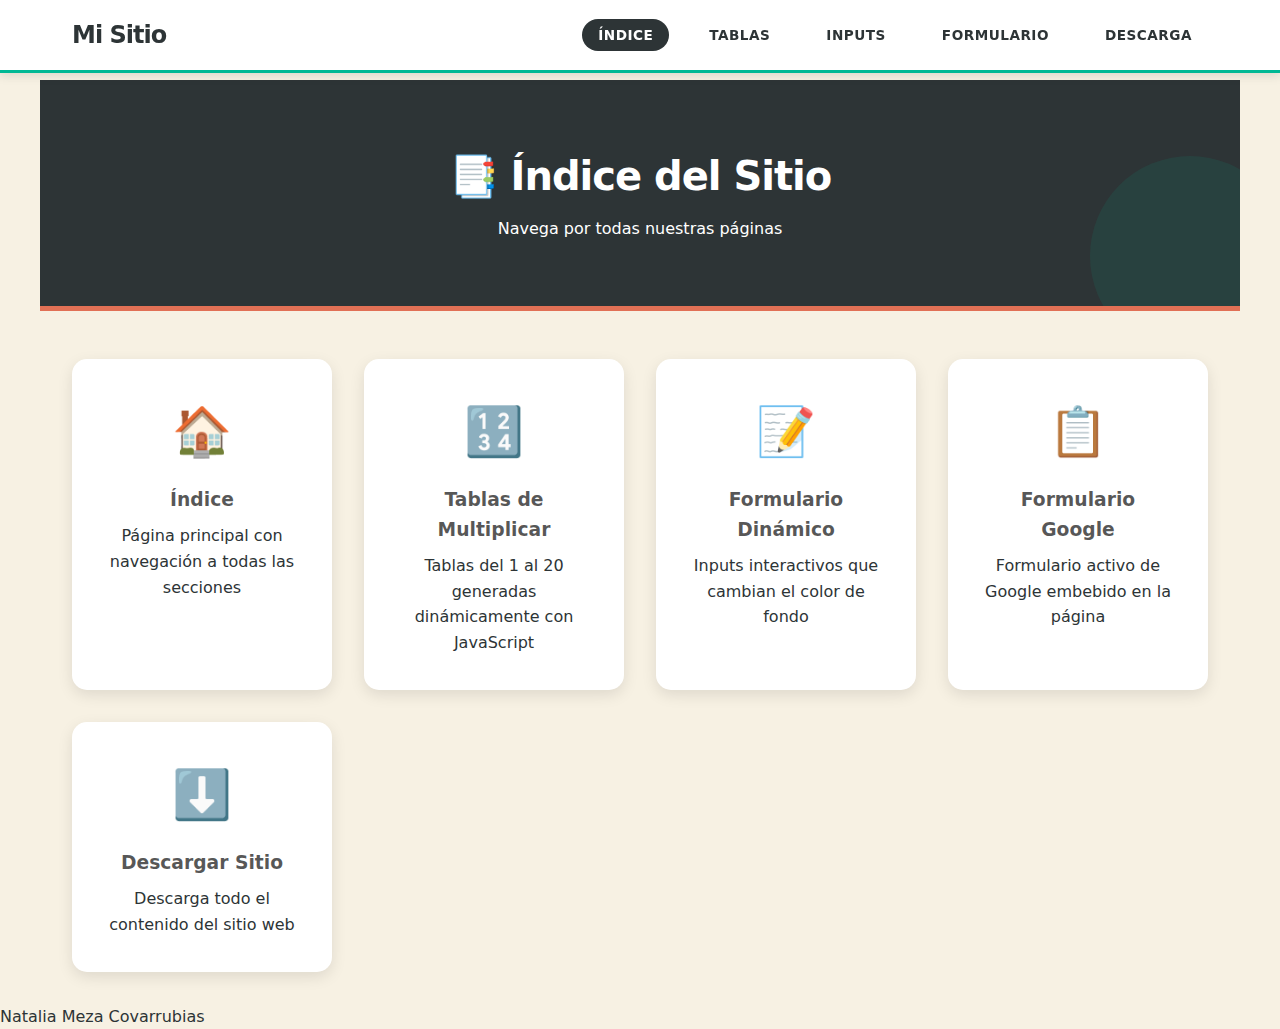
<file: index.html>
<!DOCTYPE html>
<html lang="es">
<head>
    <meta charset="UTF-8">
    <meta name="viewport" content="width=device-width, initial-scale=1.0">
    <title>Índice-Mi Sitio Web</title>
    <link rel="stylesheet" href="estilos.css">
</head>
<body>
    <nav>
        <div class="nav-container">
            <div class="logo">Mi Sitio</div>
            <ul class="nav-links" id="navLinks">
                <li><a href="index.html" class="active">Índice</a></li>
                <li><a href="tablas.html">Tablas</a></li>
                <li><a href="inputs.html">Inputs</a></li>
                <li><a href="formulario.html">Formulario</a></li>
                <li><a href="descarga.html">Descarga</a></li>
            </ul>
            <div class="mobile-menu" onclick="toggleMenu()">
                <span></span>
                <span></span>
                <span></span>
            </div>
        </div>
    </nav>

    <main>
        <div class="page-header">
            <h1>📑 Índice del Sitio</h1>
            <p>Navega por todas nuestras páginas</p>
        </div>

        <div class="nav-grid">
            <a href="index.html" class="nav-card">
                <div class="nav-icon">🏠</div>
                <h3>Índice</h3>
                <p>Página principal con navegación a todas las secciones</p>
            </a>

            <a href="tablas.html" class="nav-card">
                <div class="nav-icon">🔢</div>
                <h3>Tablas de Multiplicar</h3>
                <p>Tablas del 1 al 20 generadas dinámicamente con JavaScript</p>
            </a>

            <a href="inputs.html" class="nav-card">
                <div class="nav-icon">📝</div>
                <h3>Formulario Dinámico</h3>
                <p>Inputs interactivos que cambian el color de fondo</p>
            </a>

            <a href="formulario.html" class="nav-card">
                <div class="nav-icon">📋</div>
                <h3>Formulario Google</h3>
                <p>Formulario activo de Google embebido en la página</p>
            </a>

            <a href="descarga.html" class="nav-card">
                <div class="nav-icon">⬇️</div>
                <h3>Descargar Sitio</h3>
                <p>Descarga todo el contenido del sitio web</p>
            </a>
        </div>
    </main>

    <footer>
        <p>Natalia Meza Covarrubias</p>
    </footer>

    <script src="script.js"></script>
</body>
</html>
</file>
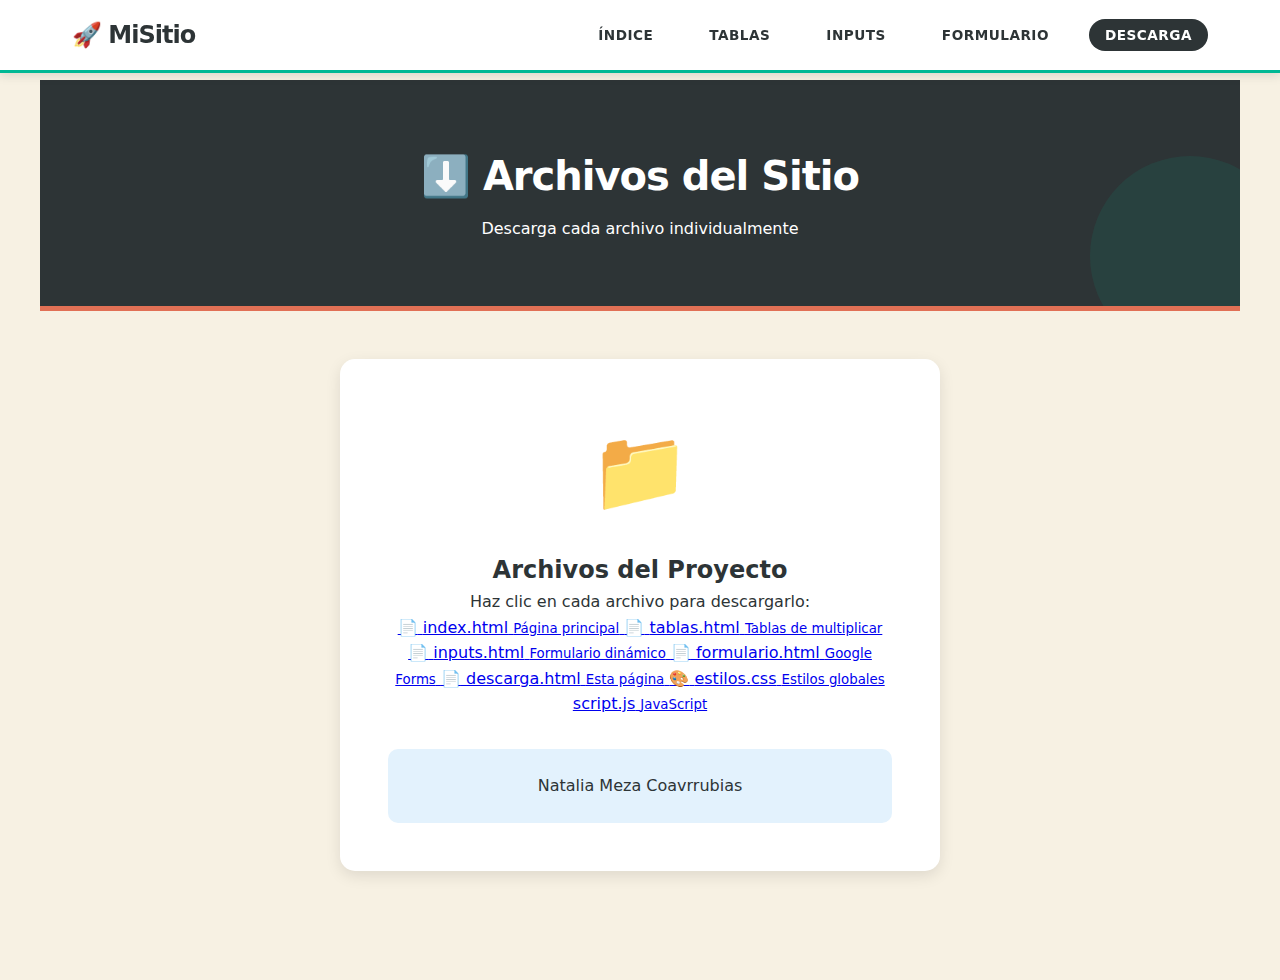
<file: descarga.html>
<!DOCTYPE html>
<html lang="es">
<head>
    <meta charset="UTF-8">
    <meta name="viewport" content="width=device-width, initial-scale=1.0">
    <title>Descargar Sitio - Mi Sitio Web</title>
    <link rel="stylesheet" href="estilos.css">
</head>
<body>
    <nav>
        <div class="nav-container">
            <div class="logo">🚀 MiSitio</div>
            <ul class="nav-links" id="navLinks">
                <li><a href="index.html">Índice</a></li>
                <li><a href="tablas.html">Tablas</a></li>
                <li><a href="inputs.html">Inputs</a></li>
                <li><a href="formulario.html">Formulario</a></li>
                <li><a href="descarga.html" class="active">Descarga</a></li>
            </ul>
            <div class="mobile-menu" onclick="toggleMenu()">
                <span></span>
                <span></span>
                <span></span>
            </div>
        </div>
    </nav>

    <main>
        <div class="page-header">
            <h1>⬇️ Archivos del Sitio</h1>
            <p>Descarga cada archivo individualmente</p>
        </div>

        <div class="download-container">
            <div class="download-icon">📁</div>
            <h2>Archivos del Proyecto</h2>
            <p>Haz clic en cada archivo para descargarlo:</p>
            
            <div class="files-grid">
                <a href="index.html" download class="file-card">
                    <span class="file-icon">📄</span>
                    <span class="file-name">index.html</span>
                    <small>Página principal</small>
                </a>
                
                <a href="tablas.html" download class="file-card">
                    <span class="file-icon">📄</span>
                    <span class="file-name">tablas.html</span>
                    <small>Tablas de multiplicar</small>
                </a>
                
                <a href="inputs.html" download class="file-card">
                    <span class="file-icon">📄</span>
                    <span class="file-name">inputs.html</span>
                    <small>Formulario dinámico</small>
                </a>
                
                <a href="formulario.html" download class="file-card">
                    <span class="file-icon">📄</span>
                    <span class="file-name">formulario.html</span>
                    <small>Google Forms</small>
                </a>
                
                <a href="descarga.html" download class="file-card">
                    <span class="file-icon">📄</span>
                    <span class="file-name">descarga.html</span>
                    <small>Esta página</small>
                </a>
                
                <a href="estilos.css" download class="file-card">
                    <span class="file-icon">🎨</span>
                    <span class="file-name">estilos.css</span>
                    <small>Estilos globales</small>
                </a>
                
                <a href="script.js" download class="file-card">
                    <span class="file-icon"></span>
                    <span class="file-name">script.js</span>
                    <small>JavaScript</small>
                </a>
            </div>

            <div style="margin-top: 2rem; padding: 1.5rem; background: #e3f2fd; border-radius: 10px;">

    <footer>
        <p>Natalia Meza Coavrrubias</p>
    </footer>

    <script src="script.js"></script>
</body>
</html>
</file>
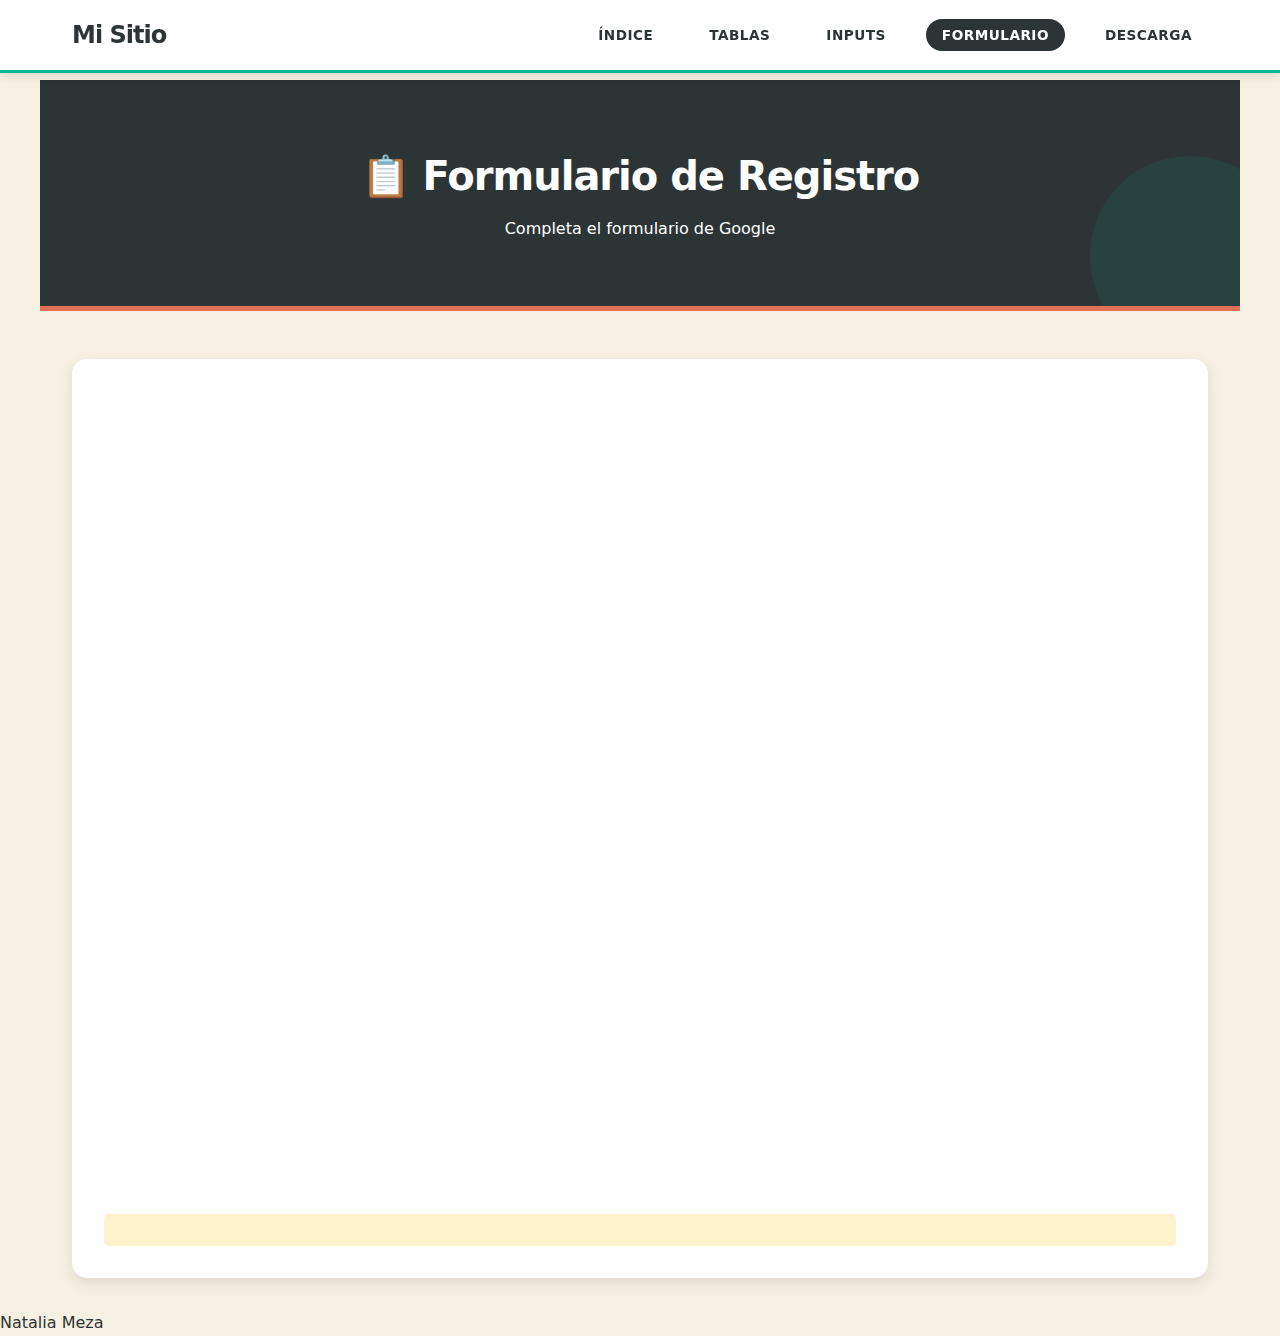
<file: formulario.html>
<!DOCTYPE html>
<html lang="es">
<head>
    <meta charset="UTF-8">
    <meta name="viewport" content="width=device-width, initial-scale=1.0">
    <title>Formulario Google - Natalia Meza</title>
    <link rel="stylesheet" href="estilos.css">
</head>
<body>
    <nav>
        <div class="nav-container">
            <div class="logo"> Mi Sitio</div>
            <ul class="nav-links" id="navLinks">
                <li><a href="index.html">Índice</a></li>
                <li><a href="tablas.html">Tablas</a></li>
                <li><a href="inputs.html">Inputs</a></li>
                <li><a href="formulario.html" class="active">Formulario</a></li>
                <li><a href="descarga.html">Descarga</a></li>
            </ul>
            <div class="mobile-menu" onclick="toggleMenu()">
                <span></span>
                <span></span>
                <span></span>
            </div>
        </div>
    </nav>

    <main>
        <div class="page-header">
            <h1>📋 Formulario de Registro</h1>
            <p>Completa el formulario de Google</p>
        </div>

        <div class="form-embed">
            
            <iframe 
                src=https://forms.gle/9roXrZ5jgtWTTbCv9
                frameborder="0" 
                marginheight="0" 
                marginwidth="0">
    
            </iframe>
            
            <div style="margin-top: 1rem; padding: 1rem; background: #fff3cd; border-radius: 5px; text-align: center;">
               
            </div>
        </div>
    </main>

    <footer>
        <p>Natalia Meza</p>
    </footer>

    <script src="script.js"></script>
</body>
</html>
</file>
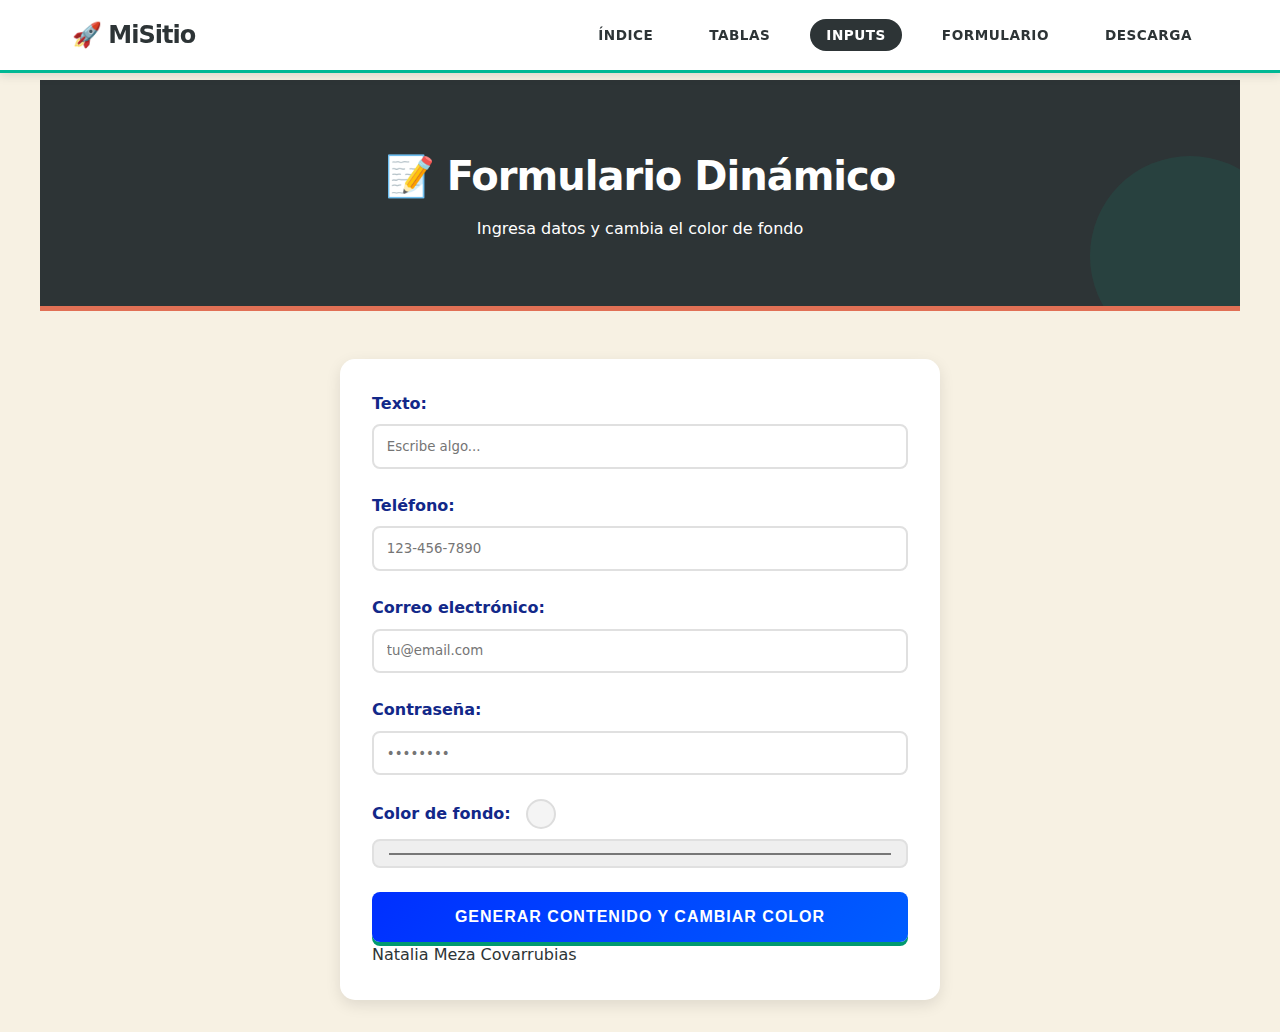
<file: inputs.html>
<!DOCTYPE html>
<html lang="es">
<head>
    <meta charset="UTF-8">
    <meta name="viewport" content="width=device-width, initial-scale=1.0">
    <title>Inputs Dinámicos - Mi Sitio Web</title>
    <link rel="stylesheet" href="estilos.css">
    <style>
       
        .color-preview {
            display: inline-block;
            width: 30px;
            height: 30px;
            border-radius: 50%;
            border: 2px solid #ddd;
            margin-left: 10px;
            vertical-align: middle;
        }
    </style>
</head>
<body>
    <nav>
        <div class="nav-container">
            <div class="logo">🚀 MiSitio</div>
            <ul class="nav-links" id="navLinks">
                <li><a href="index.html">Índice</a></li>
                <li><a href="tablas.html">Tablas</a></li>
                <li><a href="inputs.html" class="active">Inputs</a></li>
                <li><a href="formulario.html">Formulario</a></li>
                <li><a href="descarga.html">Descarga</a></li>
            </ul>
            <div class="mobile-menu" onclick="toggleMenu()">
                <span></span>
                <span></span>
                <span></span>
            </div>
        </div>
    </nav>

    <main>
        <div class="page-header">
            <h1>📝 Formulario Dinámico</h1>
            <p>Ingresa datos y cambia el color de fondo</p>
        </div>

        <div class="form-container">
            <form id="dynamicForm">
                <div class="form-group">
                    <label for="inputTexto">Texto:</label>
                    <input type="text" id="inputTexto" name="texto" placeholder="Escribe algo..." required>
                </div>

                <div class="form-group">
                    <label for="inputTelefono">Teléfono:</label>
                    <input type="tel" id="inputTelefono" name="telefono" placeholder="123-456-7890" required>
                </div>

                <div class="form-group">
                    <label for="inputCorreo">Correo electrónico:</label>
                    <input type="email" id="inputCorreo" name="correo" placeholder="tu@email.com" required>
                </div>

                <div class="form-group">
                    <label for="inputPassword">Contraseña:</label>
                    <input type="password" id="inputPassword" name="password" placeholder="••••••••" required>
                </div>

                <div class="form-group">
                    <label for="inputColor">
                        Color de fondo:
                        <span id="colorPreview" class="color-preview" style="background-color: #f4f4f4;"></span>
                    </label>
                    <input type="color" id="inputColor" name="color" value="#f4f4f4" required>
                </div>

                <button type="submit" class="btn" id="submitBtn">
                    Generar Contenido y Cambiar Color
                </button>
            </form>

            <div id="resultado" class="resultado-container">
                
        </div>
   

    <footer>
        <p>Natalia Meza Covarrubias</p>
    </footer>

   
    <script>
        
        document.addEventListener('DOMContentLoaded', function() {
            
            // Obtener elementos
            const form = document.getElementById('dynamicForm');
            const colorInput = document.getElementById('inputColor');
            const colorPreview = document.getElementById('colorPreview');
            const resultado = document.getElementById('resultado');
            const submitBtn = document.getElementById('submitBtn');

            // Actualizar preview del color en tiempo real
            colorInput.addEventListener('input', function() {
                colorPreview.style.backgroundColor = this.value;
            });

            // Manejar envío del formulario
            form.addEventListener('submit', function(e) {
                e.preventDefault(); // Evitar que se recargue la página
                
                // Obtener valores
                const texto = document.getElementById('inputTexto').value;
                const telefono = document.getElementById('inputTelefono').value;
                const correo = document.getElementById('inputCorreo').value;
                const password = document.getElementById('inputPassword').value;
                const color = document.getElementById('inputColor').value;
                
                // Cambiar color de fondo del body
                document.body.style.backgroundColor = color;
                
                // Crear HTML de resultados
                resultado.innerHTML = `
                    <h3>📋 Datos Ingresados:</h3>
                    <div class="resultado-item">
                        <strong>📝 Texto:</strong> ${texto}
                    </div>
                    <div class="resultado-item">
                        <strong>📞 Teléfono:</strong> ${telefono}
                    </div>
                    <div class="resultado-item">
                        <strong>✉️ Correo:</strong> ${correo}
                    </div>
                    <div class="resultado-item">
                        <strong>🔒 Contraseña:</strong> ${'*'.repeat(password.length)}
                    </div>
                    <div class="resultado-item">
                        <strong>🎨 Color seleccionado:</strong> 
                        <span style="display:inline-block; width:20px; height:20px; background:${color}; border:1px solid #000; vertical-align:middle; margin-left:5px;"></span>
                        ${color}
                    </div>
                    <div style="margin-top:1rem; padding:1rem; background:#e3f2fd; border-radius:5px;">
                        <strong>✅ Acciones realizadas:</strong><br>
                        • Color de fondo cambiado a ${color}<br>
                        • Datos mostrados en pantalla<br>
                        • Información guardada en memoria
                    </div>
                `;
                
                // Mostrar el contenedor de resultados
                resultado.classList.add('mostrar');
                
                // Efecto visual en el botón
                submitBtn.innerHTML = '✅ ¡Procesado!';
                submitBtn.style.background = 'linear-gradient(135deg, #43e97b 0%, #38f9d7 100%)';
                
                setTimeout(() => {
                    submitBtn.innerHTML = 'Generar Contenido y Cambiar Color';
                    submitBtn.style.background = '';
                }, 2000);
                
                // Guardar en localStorage
                const datos = {
                    texto: texto,
                    telefono: telefono,
                    correo: correo,
                    color: color,
                    fecha: new Date().toLocaleString()
                };
                localStorage.setItem('ultimosDatos', JSON.stringify(datos));
                
                console.log('Datos guardados:', datos);
            });

            // Validación en tiempo real
            const inputs = form.querySelectorAll('input');
            inputs.forEach(input => {
                input.addEventListener('blur', function() {
                    if (this.checkValidity()) {
                        this.style.borderColor = '#4caf50';
                    } else if (this.value !== '') {
                        this.style.borderColor = '#f44336';
                    }
                });
                
                input.addEventListener('focus', function() {
                    this.style.borderColor = '#667eea';
                });
            });
        });

        
        function toggleMenu() {
            document.getElementById('navLinks').classList.toggle('active');
        }
    </script>
</body>
</html>
</file>
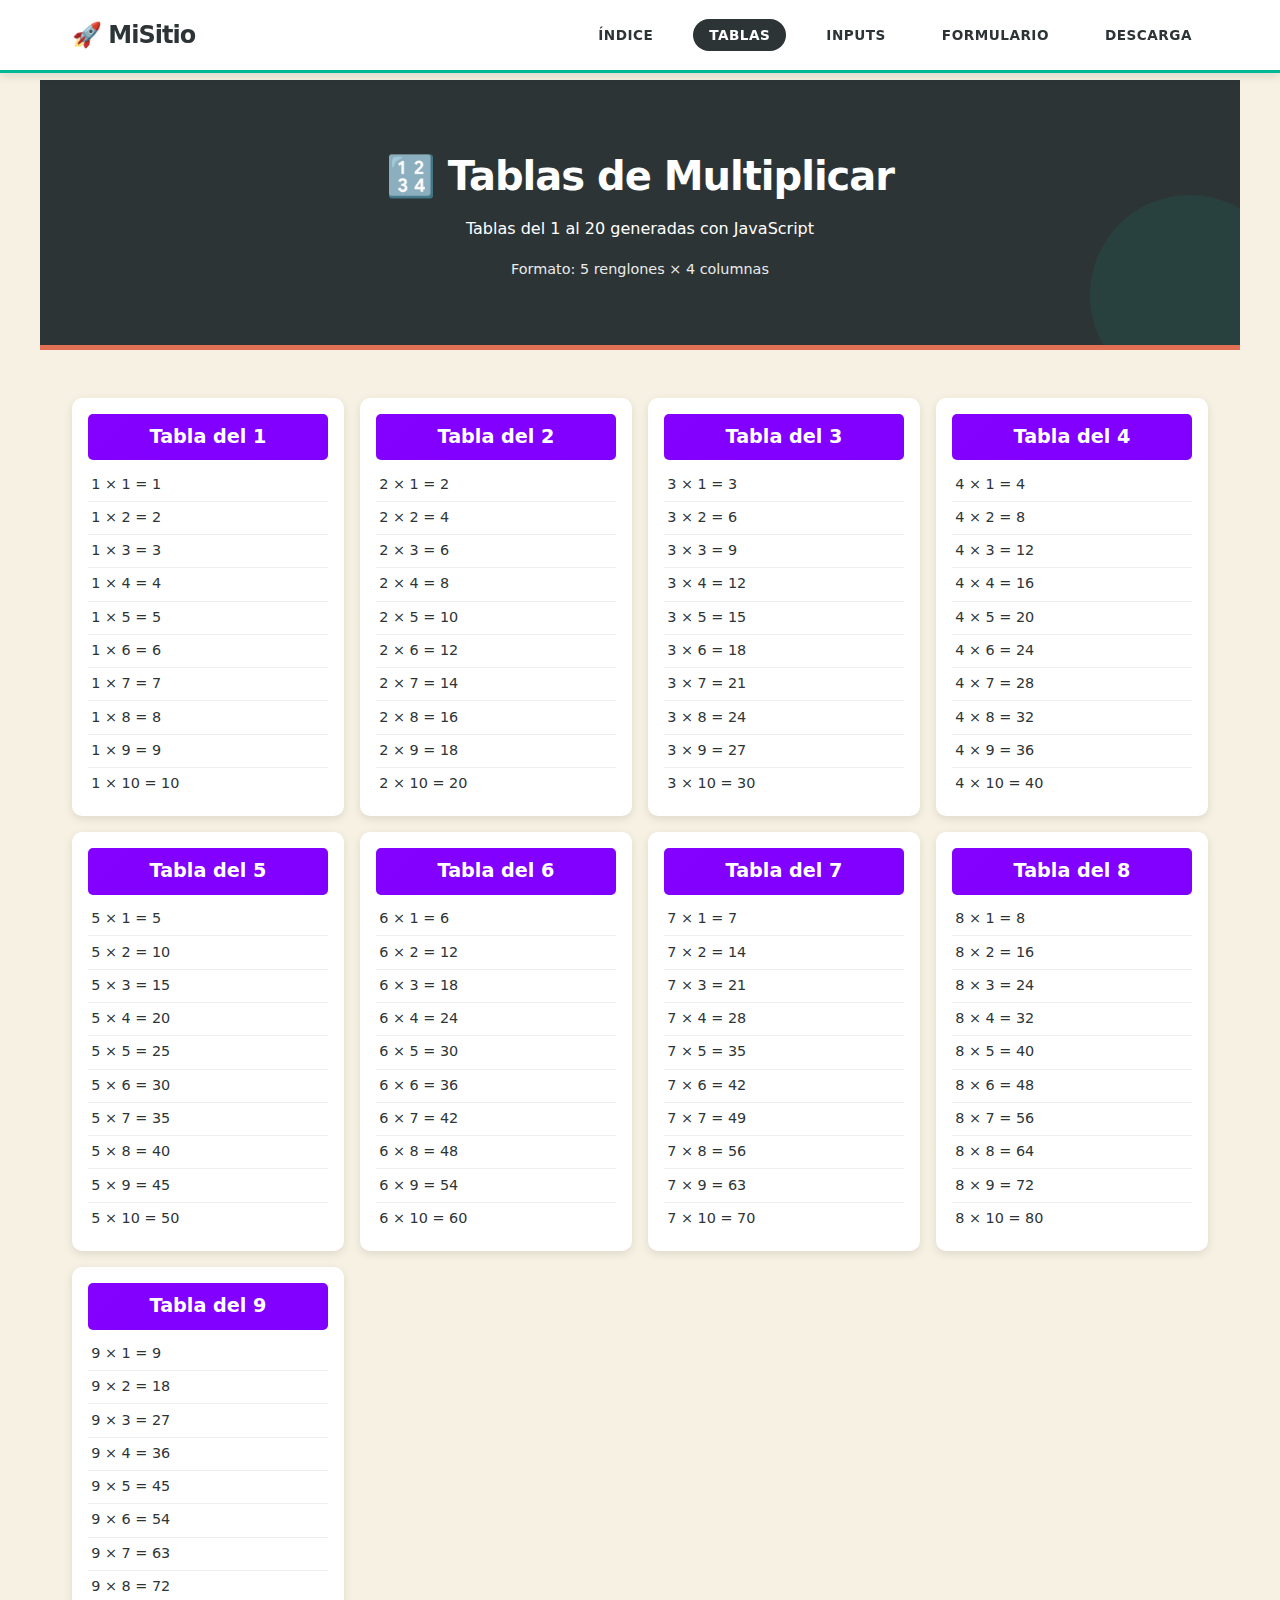
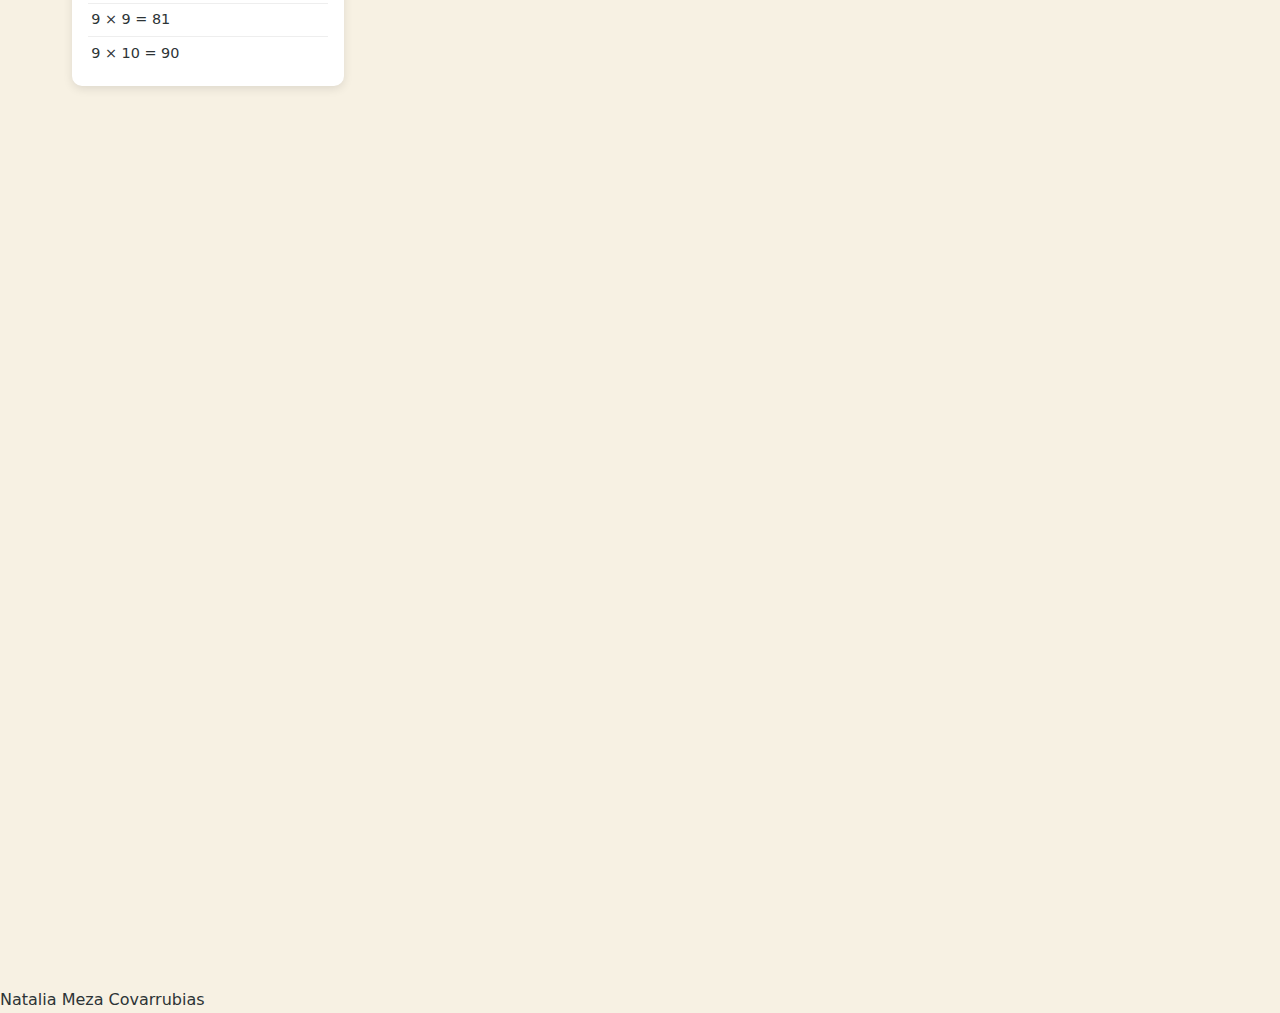
<file: tablas.html>
<!DOCTYPE html>
<html lang="es">
<head>
    <meta charset="UTF-8">
    <meta name="viewport" content="width=device-width, initial-scale=1.0">
    <title>Tablas de Multiplicar - Mi Sitio Web</title>
    <link rel="stylesheet" href="estilos.css">
</head>
<body>
    <nav>
        <div class="nav-container">
            <div class="logo">🚀 MiSitio</div>
            <ul class="nav-links" id="navLinks">
                <li><a href="index.html">Índice</a></li>
                <li><a href="tablas.html" class="active">Tablas</a></li>
                <li><a href="inputs.html">Inputs</a></li>
                <li><a href="formulario.html">Formulario</a></li>
                <li><a href="descarga.html">Descarga</a></li>
            </ul>
            <div class="mobile-menu" onclick="toggleMenu()">
                <span></span>
                <span></span>
                <span></span>
            </div>
        </div>
    </nav>

    <main>
        <div class="page-header">
            <h1>🔢 Tablas de Multiplicar</h1>
            <p>Tablas del 1 al 20 generadas con JavaScript</p>
            <p style="font-size: 0.9rem; margin-top: 1rem; opacity: 0.9;">Formato: 5 renglones × 4 columnas</p>
        </div>

        <div id="tablasContainer" class="tablas-container">
           
        </div>
    </main>

    <footer>
        <p>Natalia Meza Covarrubias</p>
    </footer>

    <script src="script.js"></script>
</body>
</html>
</file>
<file: estilos.css>
:root {
    --color-primario: #2D3436;     
    --color-secundario: #00B894;   
    --color-acento: #E17055;       
    --color-fondo: #F7F1E3;         
    --color-texto: #2D3436;       
    --color-blanco: #FFFFFF;
    --color-sombra: rgba(45, 52, 54, 0.15);
}

* {
    margin: 0;
    padding: 0;
    box-sizing: border-box;
}

body {
    font-family: 'Segoe UI', system-ui, -apple-system, sans-serif;
    line-height: 1.6;
    color: var(--color-texto);
    background-color: var(--color-fondo);
    min-height: 100vh;
    transition: background-color 0.5s ease;
}

/*NAVEGACIÓN*/
nav {
    background: var(--color-blanco);
    padding: 1rem 0;
    position: fixed;
    width: 100%;
    top: 0;
    z-index: 1000;
    box-shadow: 0 2px 10px var(--color-sombra);
    border-bottom: 3px solid var(--color-secundario);
}

.nav-container {
    max-width: 1200px;
    margin: 0 auto;
    display: flex;
    justify-content: space-between;
    align-items: center;
    padding: 0 2rem;
}

.logo {
    font-size: 1.5rem;
    font-weight: 800;
    color: var(--color-primario);
    letter-spacing: -1px;
}

.nav-links {
    display: flex;
    list-style: none;
    gap: 1.5rem;
}

.nav-links a {
    text-decoration: none;
    color: var(--color-primario);
    font-weight: 600;
    transition: all 0.3s;
    padding: 0.5rem 1rem;
    border-radius: 20px;
    text-transform: uppercase;
    font-size: 0.85rem;
    letter-spacing: 0.5px;
}

.nav-links a:hover,
.nav-links a.active {
    color: var(--color-blanco);
    background: var(--color-primario);
}

/* ===== CONTENIDO PRINCIPAL ===== */
main {
    margin-top: 80px;
    padding: 2rem;
    max-width: 1200px;
    margin-left: auto;
    margin-right: auto;
}

.page-header {
    text-align: center;
    padding: 4rem 2rem;
    background: var(--color-primario);
    color: var(--color-blanco);
    margin: -2rem -2rem 3rem -2rem;
    border-bottom: 5px solid var(--color-acento);
    position: relative;
    overflow: hidden;
}

.page-header::after {
    content: '';
    position: absolute;
    bottom: -50px;
    right: -50px;
    width: 200px;
    height: 200px;
    background: var(--color-secundario);
    opacity: 0.1;
    border-radius: 50%;
}

.page-header h1 {
    font-size: 2.5rem;
    margin-bottom: 0.5rem;
    font-weight: 800;
    letter-spacing: -1px;
}

/* ===== BOTONES ===== */
.btn, .submit-btn {
    display: inline-block;
    padding: 1rem 2rem;
    background: var(--color-secundario);
    color: var(--color-primario);
    border: none;
    border-radius: 8px;
    font-size: 1rem;
    font-weight: 700;
    cursor: pointer;
    transition: all 0.3s;
    text-transform: uppercase;
    letter-spacing: 1px;
    box-shadow: 0 4px 0 #009970;
    width: 100%;
}

.btn:hover, .submit-btn:hover {
    transform: translateY(-2px);
    box-shadow: 0 6px 0 #009970;
}

.btn:active, .submit-btn:active {
    transform: translateY(2px);
    box-shadow: 0 2px 0 #009970;
}

/*TARJETAS DE NAVEGACIÓN*/
.nav-grid {
    display: grid;
    grid-template-columns: repeat(auto-fit, minmax(250px, 1fr));
    gap: 2rem;
    margin-top: 2rem;
}

.nav-card {
    background: white;
    padding: 2rem;
    border-radius: 15px;
    text-align: center;
    box-shadow: 0 5px 15px rgba(0,0,0,0.1);
    transition: transform 0.3s, box-shadow 0.3s;
    text-decoration: none;
    color: inherit;
    border: 2px solid transparent;
}

.nav-card:hover {
    transform: translateY(-10px);
    box-shadow: 0 15px 30px rgba(0,0,0,0.2);
    border-color: #000000ab;
}

.nav-icon {
    font-size: 3rem;
    margin-bottom: 1rem;
}

.nav-card h3 {
    color: #000000ab;
    margin-bottom: 0.5rem;
}

/*TABLAS DE MULTIPLICAR*/
.tablas-container {
    display: grid;
    grid-template-columns: repeat(4, 1fr);
    grid-template-rows: repeat(5, auto);
    gap: 1rem;
    margin-top: 2rem;
}

.tabla-item {
    background: white;
    border-radius: 10px;
    padding: 1rem;
    box-shadow: 0 3px 10px rgba(0,0,0,0.1);
    transition: transform 0.3s;
}

.tabla-item:hover {
    transform: scale(1.05);
}

.tabla-header {
    background: linear-gradient(135deg, #8400ff 0%, #8000ff 100%);
    color: white;
    text-align: center;
    padding: 0.5rem;
    border-radius: 5px;
    margin-bottom: 0.5rem;
    font-weight: bold;
    font-size: 1.2rem;
}

.tabla-contenido {
    font-size: 0.9rem;
    line-height: 1.8;
}

.tabla-contenido div {
    padding: 0.2rem;
    border-bottom: 1px solid #eee;
}

.tabla-contenido div:last-child {
    border-bottom: none;
}

/*FORMULARIO DE INPUTS*/
.form-container {
    background: white;
    padding: 2rem;
    border-radius: 15px;
    box-shadow: 0 5px 15px rgba(0,0,0,0.1);
    max-width: 600px;
    margin: 0 auto;
}

.form-group {
    margin-bottom: 1.5rem;
}

.form-group label {
    display: block;
    margin-bottom: 0.5rem;
    color: #122889;
    font-weight: 600;
}

.form-group input,
.form-group input[type="color"] {
    width: 100%;
    padding: 0.8rem;
    border: 2px solid #e0e0e0;
    border-radius: 8px;
    font-family: inherit;
    transition: border-color 0.3s;
}

.form-group input:focus {
    outline: none;
    border-color: #0c39ff;
}

.btn {
    display: inline-block;
    padding: 1rem 2rem;
    background: linear-gradient(135deg, #002fff 0%, #005eff 100%);
    color: white;
    border: none;
    border-radius: 8px;
    font-size: 1rem;
    cursor: pointer;
    transition: transform 0.3s, box-shadow 0.3s;
    width: 100%;
}

.btn:hover {
    transform: translateY(-2px);
    box-shadow: 0 5px 15px rgba(102, 126, 234, 0.4);
}

.resultado-container {
    margin-top: 2rem;
    padding: 2rem;
    background: #f9f9f9;
    border-radius: 10px;
    border-left: 5px solid #000000;
    display: none;
}

.resultado-container.mostrar {
    display: block;
    animation: slideDown 0.5s ease;
}

.resultado-item {
    padding: 0.5rem 0;
    border-bottom: 1px solid #ddd;
}

/*GOOGLE FORM*/
.form-embed {
    background: white;
    padding: 2rem;
    border-radius: 15px;
    box-shadow: 0 5px 15px rgba(0,0,0,0.1);
}

.form-embed iframe {
    width: 100%;
    height: 800px;
    border: none;
    border-radius: 10px;
}

/*PÁGINA DE DESCARGA*/
.download-container {
    text-align: center;
    padding: 3rem;
    background: white;
    border-radius: 15px;
    box-shadow: 0 5px 15px rgba(0,0,0,0.1);
    max-width: 600px;
    margin: 0 auto;
}

.download-icon {
    font-size: 5rem;
    margin-bottom: 1rem;
}

.download-btn {
    display: inline-flex;
    align-items: center;
    gap: 0.5rem;
    margin-top: 2rem;
    padding: 1.5rem 3rem;
    font-size: 1.2rem;
    background: linear-gradient(135deg, #43e97b 0%, #38f9d7 100%);
    color: white;
    text-decoration: none;
    border-radius: 50px;
    transition: transform 0.3s, box-shadow 0.3s;
}

.download-btn:hover {
    transform: translateY(-3px);
    box-shadow: 0 10px 20px rgba(67, 233, 123, 0.4);
}

.file-list {
    text-align: left;
    margin: 2rem 0;
    padding: 1rem;
    background: #f9f9f9;
    border-radius: 10px;
}

.file-list li {
    padding: 0.5rem 0;
    list-style: none;
}

.file-list li:before {
    content: "📄 ";
    margin-right: 0.5rem;
}

/*FOOTER */
ffooter {
    background: var(--color-primario);
    color: var(--color-blanco);
    text-align: center;
    padding: 2rem;
    margin-top: 3rem;
    border-top: 5px solid var(--color-acento);
    font-weight: 600;
}

/* MENÚ MÓVIL*/
.mobile-menu {
    display: none;
    flex-direction: column;
    cursor: pointer;
}

.mobile-menu span {
    width: 25px;
    height: 3px;
    background: #333;
    margin: 3px 0;
    transition: 0.3s;
}

/* ANIMACIONES*/
@keyframes slideDown {
    from {
        opacity: 0;
        transform: translateY(-20px);
    }
    to {
        opacity: 1;
        transform: translateY(0);
    }
}

/* RESPONSIVE */
@media (max-width: 968px) {
    .tablas-container {
        grid-template-columns: repeat(2, 1fr);
        grid-template-rows: repeat(10, auto);
    }
}

@media (max-width: 768px) {
    .nav-links {
        display: none;
        position: absolute;
        top: 100%;
        left: 0;
        width: 100%;
        background: white;
        flex-direction: column;
        padding: 1rem;
        box-shadow: 0 5px 10px rgba(0,0,0,0.1);
    }

    .nav-links.active {
        display: flex;
    }

    .mobile-menu {
        display: flex;
    }

    .tablas-container {
        grid-template-columns: 1fr;
        grid-template-rows: repeat(20, auto);
    }

    .page-header h1 {
        font-size: 1.8rem;
    }
}
</file>
